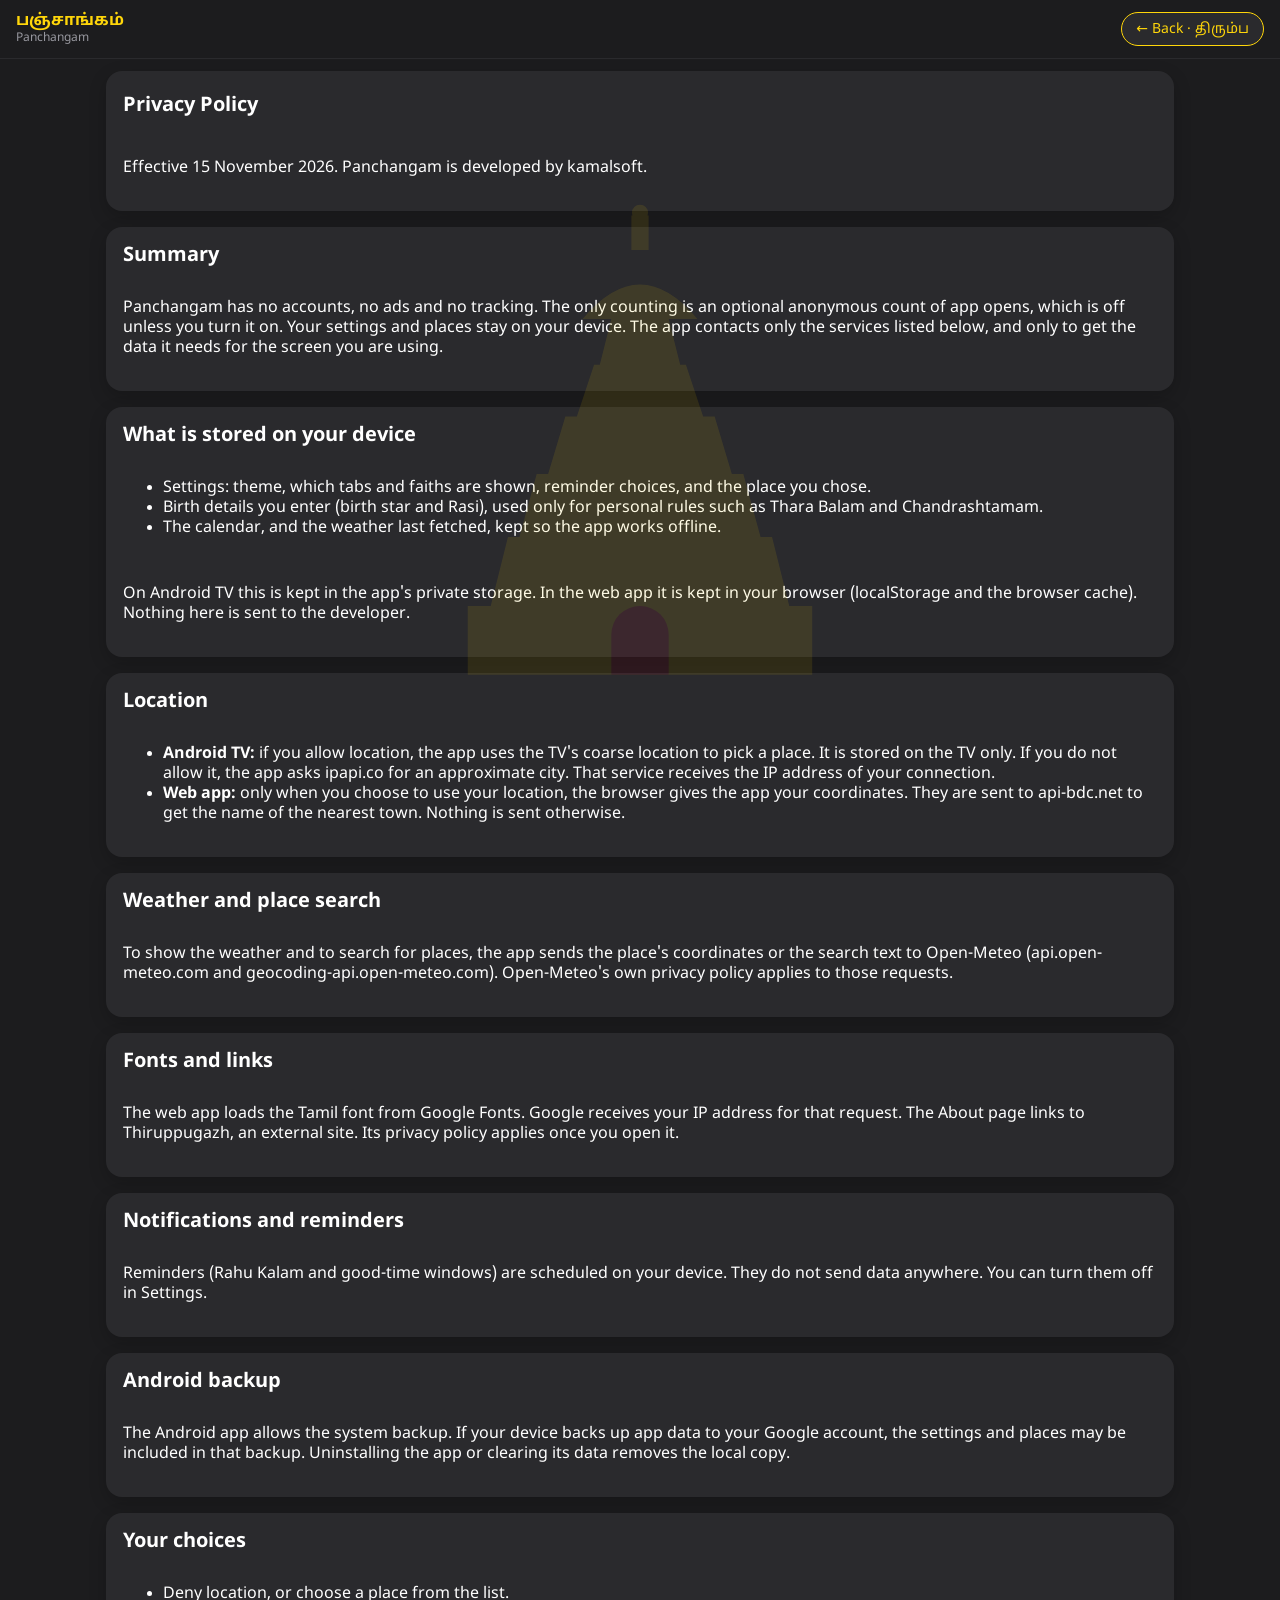
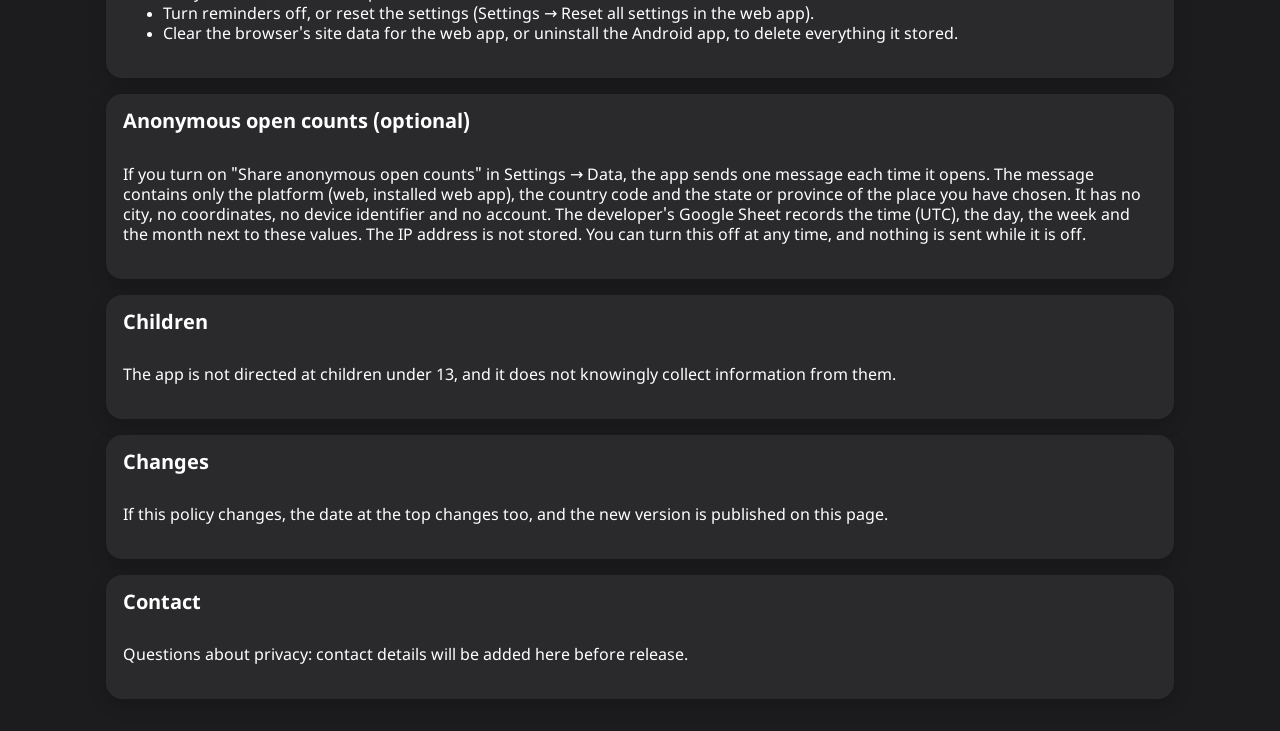
<file: web/src/main/resources/web/privacy.html>
<!doctype html>
<html lang="en">
<head>
  <meta charset="utf-8">
  <meta name="viewport" content="width=device-width, initial-scale=1, viewport-fit=cover">
  <title>Privacy Policy · Panchangam</title>
  <meta name="description" content="How Panchangam handles your data: what stays on your device and which services it contacts.">
  <meta name="theme-color" content="#1C1C1E">
  <meta name="color-scheme" content="dark light">
  <link rel="manifest" href="manifest.webmanifest">
  <link rel="icon" type="image/svg+xml" href="logo.svg">
  <link rel="preconnect" href="https://fonts.googleapis.com">
  <link rel="preconnect" href="https://fonts.gstatic.com" crossorigin>
  <link href="https://fonts.googleapis.com/css2?family=Noto+Sans+Tamil:wght@400;600;700&family=Noto+Sans+Telugu:wght@400;600;700&family=Noto+Sans+Malayalam:wght@400;600;700&family=Noto+Sans+Kannada:wght@400;600;700&family=Noto+Sans+Devanagari:wght@400;600;700&display=swap" rel="stylesheet">
  <link rel="stylesheet" href="style.css">
</head>
<body>
  <header class="top">
    <a class="brand" href="./" style="text-decoration:none">
      <span class="ta">பஞ்சாங்கம்</span>
      <span class="en">Panchangam</span>
    </a>
    <a class="pill on" href="./">← Back · திரும்ப</a>
  </header>

  <main class="layout">
    <section class="detail">
      <h1 class="page">Privacy Policy</h1>
                <p class="muted">Effective 15 November 2026. Panchangam is developed by kamalsoft.</p>
    </section>
    <section class="detail">
      <h2>Summary</h2>
      <p>Panchangam has no accounts, no ads and no tracking. The only counting is an optional anonymous count of app opens, which is off unless you turn it on. Your settings and places stay on your device.
                The app contacts only the services listed below, and only to get the data it needs for the screen you are using.</p>
    </section>
    <section class="detail">
      <h2>What is stored on your device</h2>
      <ul>
                  <li>Settings: theme, which tabs and faiths are shown, reminder choices, and the place you chose.</li>
                  <li>Birth details you enter (birth star and Rasi), used only for personal rules such as Thara Balam and Chandrashtamam.</li>
                  <li>The calendar, and the weather last fetched, kept so the app works offline.</li>
                </ul>
                <p>On Android TV this is kept in the app's private storage. In the web app it is kept in your browser (localStorage and
                the browser cache). Nothing here is sent to the developer.</p>
    </section>
    <section class="detail">
      <h2>Location</h2>
      <ul>
                  <li><b>Android TV:</b> if you allow location, the app uses the TV's coarse location to pick a place. It is stored on the TV only.
                  If you do not allow it, the app asks ipapi.co for an approximate city. That service receives the IP address of your connection.</li>
                  <li><b>Web app:</b> only when you choose to use your location, the browser gives the app your coordinates. They are sent to
                  api-bdc.net to get the name of the nearest town. Nothing is sent otherwise.</li>
                </ul>
    </section>
    <section class="detail">
      <h2>Weather and place search</h2>
      <p>To show the weather and to search for places, the app sends the place's coordinates or the search text to
                Open-Meteo (api.open-meteo.com and geocoding-api.open-meteo.com). Open-Meteo's own privacy policy applies to those requests.</p>
    </section>
    <section class="detail">
      <h2>Fonts and links</h2>
      <p>The web app loads the Tamil font from Google Fonts. Google receives your IP address for that request. The About page links
                to Thiruppugazh, an external site. Its privacy policy applies once you open it.</p>
    </section>
    <section class="detail">
      <h2>Notifications and reminders</h2>
      <p>Reminders (Rahu Kalam and good-time windows) are scheduled on your device. They do not send data anywhere.
                You can turn them off in Settings.</p>
    </section>
    <section class="detail">
      <h2>Android backup</h2>
      <p>The Android app allows the system backup. If your device backs up app data to your Google account, the settings and
                places may be included in that backup. Uninstalling the app or clearing its data removes the local copy.</p>
    </section>
    <section class="detail">
      <h2>Your choices</h2>
      <ul>
                  <li>Deny location, or choose a place from the list.</li>
                  <li>Turn reminders off, or reset the settings (Settings → Reset all settings in the web app).</li>
                  <li>Clear the browser's site data for the web app, or uninstall the Android app, to delete everything it stored.</li>
                </ul>
    </section>
    <section class="detail">
      <h2>Anonymous open counts (optional)</h2>
      <p>If you turn on "Share anonymous open counts" in Settings → Data, the app sends one message each time it opens. The message
      contains only the platform (web, installed web app), the country code and the state or province of the place you have chosen.
      It has no city, no coordinates, no device identifier and no account. The developer's Google Sheet records the time (UTC), the day,
      the week and the month next to these values. The IP address is not stored. You can turn this off at any time, and nothing is
      sent while it is off.</p>
    </section>
    <section class="detail">
      <h2>Children</h2>
      <p>The app is not directed at children under 13, and it does not knowingly collect information from them.</p>
    </section>
    <section class="detail">
      <h2>Changes</h2>
      <p>If this policy changes, the date at the top changes too, and the new version is published on this page.</p>
    </section>
    <section class="detail">
      <h2>Contact</h2>
      <p>Questions about privacy: contact details will be added here before release.</p>
    </section>
  </main>
</body>
</html>
</file>
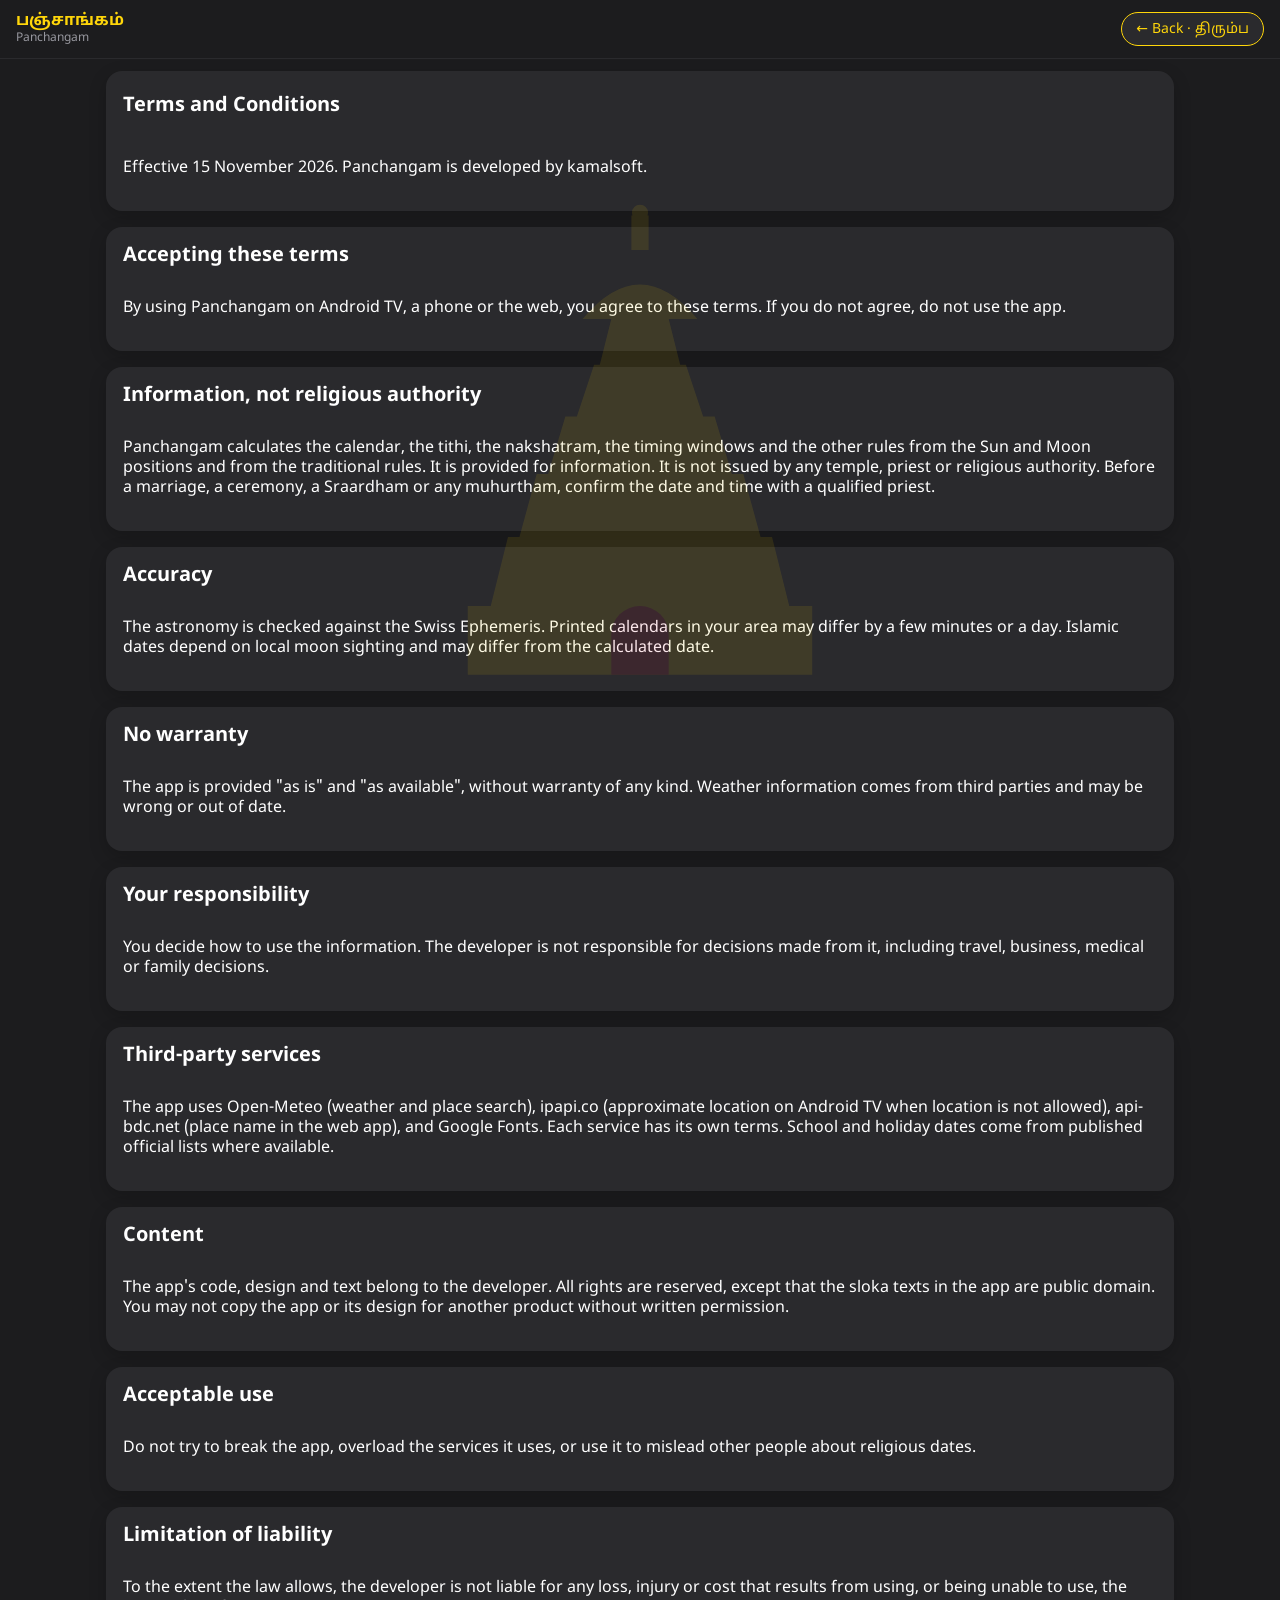
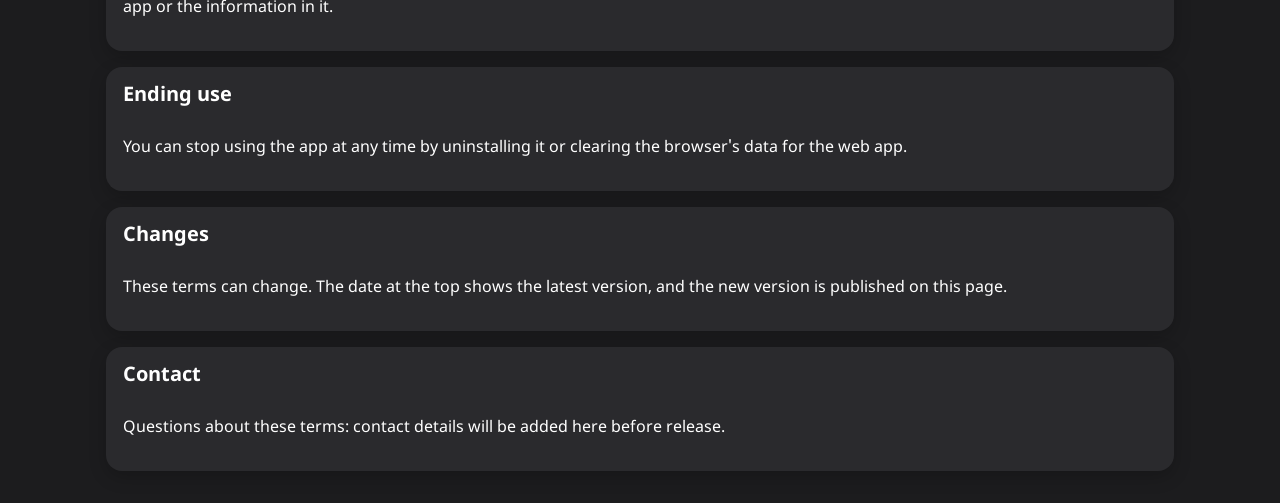
<file: web/src/main/resources/web/terms.html>
<!doctype html>
<html lang="en">
<head>
  <meta charset="utf-8">
  <meta name="viewport" content="width=device-width, initial-scale=1, viewport-fit=cover">
  <title>Terms and Conditions · Panchangam</title>
  <meta name="description" content="Terms for using Panchangam on Android TV, phones and the web.">
  <meta name="theme-color" content="#1C1C1E">
  <meta name="color-scheme" content="dark light">
  <link rel="manifest" href="manifest.webmanifest">
  <link rel="icon" type="image/svg+xml" href="logo.svg">
  <link rel="preconnect" href="https://fonts.googleapis.com">
  <link rel="preconnect" href="https://fonts.gstatic.com" crossorigin>
  <link href="https://fonts.googleapis.com/css2?family=Noto+Sans+Tamil:wght@400;600;700&family=Noto+Sans+Telugu:wght@400;600;700&family=Noto+Sans+Malayalam:wght@400;600;700&family=Noto+Sans+Kannada:wght@400;600;700&family=Noto+Sans+Devanagari:wght@400;600;700&display=swap" rel="stylesheet">
  <link rel="stylesheet" href="style.css">
</head>
<body>
  <header class="top">
    <a class="brand" href="./" style="text-decoration:none">
      <span class="ta">பஞ்சாங்கம்</span>
      <span class="en">Panchangam</span>
    </a>
    <a class="pill on" href="./">← Back · திரும்ப</a>
  </header>

  <main class="layout">
    <section class="detail">
      <h1 class="page">Terms and Conditions</h1>
                <p class="muted">Effective 15 November 2026. Panchangam is developed by kamalsoft.</p>
    </section>
    <section class="detail">
      <h2>Accepting these terms</h2>
      <p>By using Panchangam on Android TV, a phone or the web, you agree to these terms. If you do not agree, do not use the app.</p>
    </section>
    <section class="detail">
      <h2>Information, not religious authority</h2>
      <p>Panchangam calculates the calendar, the tithi, the nakshatram, the timing windows and the other rules from the Sun and Moon
                positions and from the traditional rules. It is provided for information. It is not issued by any temple, priest or religious
                authority. Before a marriage, a ceremony, a Sraardham or any muhurtham, confirm the date and time with a qualified priest.</p>
    </section>
    <section class="detail">
      <h2>Accuracy</h2>
      <p>The astronomy is checked against the Swiss Ephemeris. Printed calendars in your area may differ by a few minutes or a day.
                Islamic dates depend on local moon sighting and may differ from the calculated date.</p>
    </section>
    <section class="detail">
      <h2>No warranty</h2>
      <p>The app is provided "as is" and "as available", without warranty of any kind. Weather information comes from third parties
                and may be wrong or out of date.</p>
    </section>
    <section class="detail">
      <h2>Your responsibility</h2>
      <p>You decide how to use the information. The developer is not responsible for decisions made from it, including travel,
                business, medical or family decisions.</p>
    </section>
    <section class="detail">
      <h2>Third-party services</h2>
      <p>The app uses Open-Meteo (weather and place search), ipapi.co (approximate location on Android TV when location is not
                allowed), api-bdc.net (place name in the web app), and Google Fonts. Each service has its own terms. School and holiday dates
                come from published official lists where available.</p>
    </section>
    <section class="detail">
      <h2>Content</h2>
      <p>The app's code, design and text belong to the developer. All rights are reserved, except that the sloka texts in the app
                are public domain. You may not copy the app or its design for another product without written permission.</p>
    </section>
    <section class="detail">
      <h2>Acceptable use</h2>
      <p>Do not try to break the app, overload the services it uses, or use it to mislead other people about religious dates.</p>
    </section>
    <section class="detail">
      <h2>Limitation of liability</h2>
      <p>To the extent the law allows, the developer is not liable for any loss, injury or cost that results from using, or being unable
                to use, the app or the information in it.</p>
    </section>
    <section class="detail">
      <h2>Ending use</h2>
      <p>You can stop using the app at any time by uninstalling it or clearing the browser's data for the web app.</p>
    </section>
    <section class="detail">
      <h2>Changes</h2>
      <p>These terms can change. The date at the top shows the latest version, and the new version is published on this page.</p>
    </section>
    <section class="detail">
      <h2>Contact</h2>
      <p>Questions about these terms: contact details will be added here before release.</p>
    </section>
  </main>
</body>
</html>
</file>
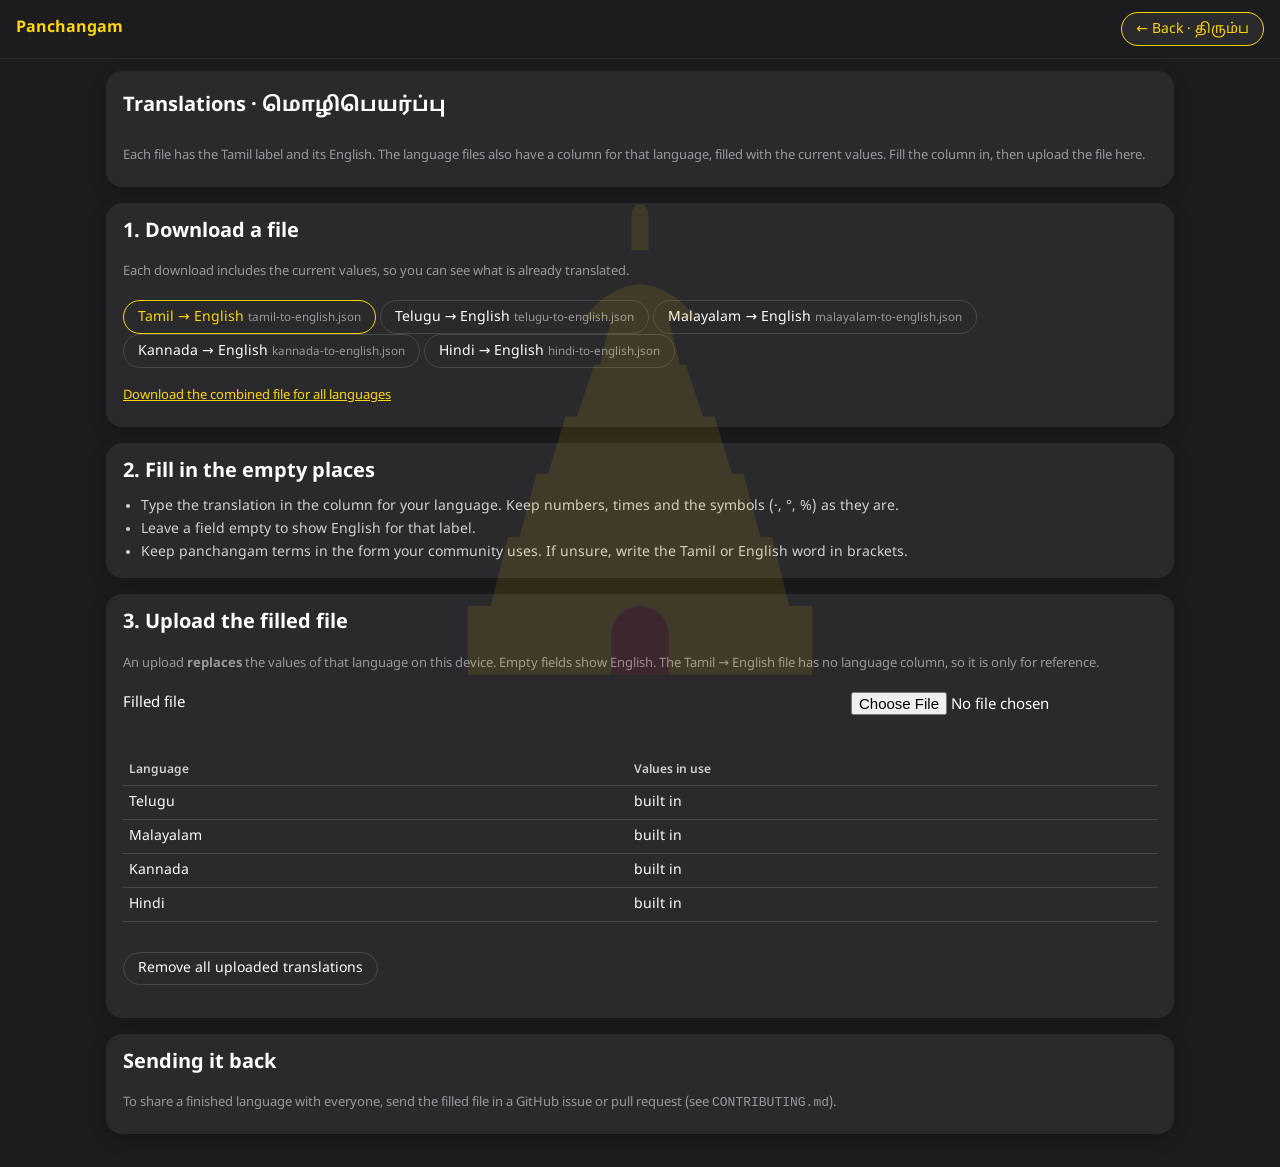
<file: web/src/main/resources/web/translate.html>
<!doctype html>
<html lang="en">
<head>
  <meta charset="utf-8">
  <meta name="viewport" content="width=device-width, initial-scale=1, viewport-fit=cover">
  <title>Translations · Panchangam</title>
  <meta name="description" content="Translate Panchangam into Telugu, Malayalam, Kannada and Hindi with one file.">
  <meta name="theme-color" content="#1C1C1E">
  <meta name="color-scheme" content="dark light">
  <link rel="manifest" href="manifest.webmanifest">
  <link rel="icon" type="image/svg+xml" href="logo.svg">
  <link rel="preconnect" href="https://fonts.googleapis.com">
  <link rel="preconnect" href="https://fonts.gstatic.com" crossorigin>
  <link href="https://fonts.googleapis.com/css2?family=Noto+Sans+Tamil:wght@400;600;700&family=Noto+Sans+Telugu:wght@400;600;700&family=Noto+Sans+Malayalam:wght@400;600;700&family=Noto+Sans+Kannada:wght@400;600;700&family=Noto+Sans+Devanagari:wght@400;600;700&display=swap" rel="stylesheet">
  <link rel="stylesheet" href="style.css">
</head>
<body>
  <header class="top">
    <a class="brand" href="./" style="text-decoration:none">
      <span class="ta">Panchangam</span>
    </a>
    <a class="pill on" href="./">← Back · திரும்ப</a>
  </header>

  <main class="layout">
    <section class="detail">
      <h1 class="page">Translations · மொழிபெயர்ப்பு</h1>
      <p class="small">Each file has the Tamil label and its English. The language files also have a column for that language, filled with the current values. Fill the column in, then upload the file here.</p>
    </section>

    <section class="detail">
      <h2>1. Download a file</h2>
      <p class="small">Each download includes the current values, so you can see what is already translated.</p>
      <div class="file-list">
        <button class="pill on" data-file="none">Tamil → English <small>tamil-to-english.json</small></button>
        <button class="pill" data-file="te">Telugu → English <small>telugu-to-english.json</small></button>
        <button class="pill" data-file="ml">Malayalam → English <small>malayalam-to-english.json</small></button>
        <button class="pill" data-file="kn">Kannada → English <small>kannada-to-english.json</small></button>
        <button class="pill" data-file="hi">Hindi → English <small>hindi-to-english.json</small></button>
      </div>
      <p class="small"><a href="i18n/template.json" download="panchangam-translations.json">Download the combined file for all languages</a></p>
    </section>

    <section class="detail">
      <h2>2. Fill in the empty places</h2>
      <ul class="formula">
        <li>Type the translation in the column for your language. Keep numbers, times and the symbols (·, °, %) as they are.</li>
        <li>Leave a field empty to show English for that label.</li>
        <li>Keep panchangam terms in the form your community uses. If unsure, write the Tamil or English word in brackets.</li>
      </ul>
    </section>

    <section class="detail">
      <h2>3. Upload the filled file</h2>
      <p class="small">An upload <b>replaces</b> the values of that language on this device. Empty fields show English. The Tamil → English file has no language column, so it is only for reference.</p>
      <label class="field">Filled file <input type="file" id="upload" accept=".json,application/json"></label>
      <p class="small error" id="error" hidden></p>
      <p class="small" id="result"></p>
      <div id="status"></div>
      <p><button class="pill" id="clear" type="button">Remove all uploaded translations</button></p>
    </section>

    <section class="detail">
      <h2>Sending it back</h2>
      <p class="small">To share a finished language with everyone, send the filled file in a GitHub issue or pull request (see <code>CONTRIBUTING.md</code>).</p>
    </section>
  </main>

  <script type="module">
    import { UPLOAD_KEY, uploadedTranslations } from './app/i18n.js';
    const LANGS = { te: 'Telugu', ml: 'Malayalam', kn: 'Kannada', hi: 'Hindi' };
    const $ = (id) => document.getElementById(id);
    const esc = (s) => String(s ?? '').replace(/[&<>"']/g, (c) => `&#${c.charCodeAt(0)};`);

    const template = () => fetch('i18n/template.json').then((r) => (r.ok ? r.json() : { entries: [] })).catch(() => ({ entries: [] }));
    const saveUploads = (all) => { try { localStorage.setItem(UPLOAD_KEY, JSON.stringify(all)); return true; } catch (e) { return false; } };

    // The value of a label in a language: the uploaded one if that language was uploaded, else the built-in one.
    function valueOf(entry, code, uploads) {
      return uploads[code] ? (uploads[code][entry.ta] || '') : (entry[code] || '');
    }

    async function download(code) {
      const t = await template();
      const uploads = uploadedTranslations();
      const entries = (t.entries || []).map((e) => (code === 'none' ? { ta: e.ta, en: e.en } : { ta: e.ta, en: e.en, [code]: valueOf(e, code, uploads) }));
      const name = code === 'none' ? 'tamil-to-english' : `${LANGS[code].toLowerCase()}-to-english`;
      const payload = { format: 'panchangam-translations-v1', code: code === 'none' ? null : code, language: code === 'none' ? 'Tamil' : LANGS[code], entries };
      const blob = new Blob([JSON.stringify(payload, null, 1) + '\n'], { type: 'application/json' });
      const a = document.createElement('a'); a.href = URL.createObjectURL(blob); a.download = `${name}.json`; a.click();
    }
    document.querySelectorAll('[data-file]').forEach((b) => b.addEventListener('click', () => download(b.dataset.file)));

    function status(total) {
      const uploads = uploadedTranslations();
      const rows = Object.entries(LANGS).map(([code, name]) => {
        const count = uploads[code] ? Object.keys(uploads[code]).length : null;
        return `<tr><td>${esc(name)}</td><td>${count === null ? 'built in' : `uploaded: ${count} of ${total}`}</td></tr>`;
      }).join('');
      $('status').innerHTML = `<table class="simple-table"><thead><tr><th>Language</th><th>Values in use</th></tr></thead><tbody>${rows}</tbody></table>`;
    }

    function fail(message) {
      $('error').textContent = message;
      $('error').hidden = false;
      $('result').textContent = '';
    }

    $('upload').addEventListener('change', async (e) => {
      const file = e.target.files[0];
      if (!file) return;
      $('error').hidden = true;
      let data;
      try { data = JSON.parse(await file.text()); } catch (err) { return fail('This file is not valid JSON.'); }
      if (!data || !Array.isArray(data.entries)) return fail('This file has no "entries" list. Use one of the files from this page.');
      if (data.entries.some((x) => typeof x.ta !== 'string' || !x.ta)) return fail('Some entries have no Tamil key ("ta"). Keep that field as it is.');
      const codes = Object.keys(LANGS).filter((code) => data.entries.some((x) => Object.prototype.hasOwnProperty.call(x, code)));
      if (!codes.length) return fail('This is the Tamil → English file, which has no language column. Upload a language file instead.');
      const all = uploadedTranslations();
      const report = [];
      for (const code of codes) {
        const map = {};
        for (const x of data.entries) if (typeof x[code] === 'string' && x[code].trim()) map[x.ta] = x[code].trim();
        all[code] = map; // replaces this language entirely
        report.push(`${LANGS[code]}: ${Object.keys(map).length} values`);
      }
      if (!saveUploads(all)) return fail('The file is too large to keep on this device.');
      $('result').textContent = `Replaced ${report.join(', ')}. Open the app to see the new values.`;
      status(data.entries.length);
    });

    $('clear').addEventListener('click', () => {
      try { localStorage.removeItem(UPLOAD_KEY); } catch (err) { /* nothing stored */ }
      $('result').textContent = 'Uploaded translations removed. The built-in values are used again.';
      template().then((t) => status((t.entries || []).length));
    });

    template().then((t) => status((t.entries || []).length));
  </script>
</body>
</html>
</file>
<file: web/src/main/resources/web/style.css>
/* Colours are set at runtime from the chosen theme (engine/content.js → app.js applyTheme). Defaults = Graphite. */
:root {
  --card-bg: var(--surface); --card-border: transparent; --card-shadow: 0 6px 18px #0003; --card-blur: none; --card-radius: 16px;
  --bg: #1C1C1E; --bg-deep: #000000; --bg-mid: #0E0E10;
  --surface: #2A2A2D; --surface-hi: #48484A; --surface-sel: #333336;
  --accent: #FFD60A; --accent-soft: #FFE066;
  --alert: #FF453A; --alert-soft: #FF6961; --amber: #FF9F0A;
  --text: #FFFFFF; --muted: #D1D1D6; --dim: #98989F;
}

* { box-sizing: border-box; }
html, body { margin: 0; background: var(--bg); color: var(--text); }
body { background: var(--bg-grad, var(--bg)) fixed; }
/* Background temple: a faint picture behind the page, sized to the screen. */
:root { --wm-image: url("watermark.svg"); --wm-opacity: .1; }
body::before { content: ""; position: fixed; inset: 0; z-index: 0; pointer-events: none; background: var(--wm-image) center 42% / min(72vmin, 620px) no-repeat; opacity: var(--wm-opacity); }
.top, #tabs, #view { position: relative; z-index: 1; }
body {
  font-family: "Noto Sans Tamil", "Noto Sans Telugu", "Noto Sans Malayalam", "Noto Sans Kannada", "Noto Sans Devanagari", system-ui, -apple-system, sans-serif;
  min-height: 100vh;
  padding: env(safe-area-inset-top) env(safe-area-inset-right) env(safe-area-inset-bottom) env(safe-area-inset-left);
  -webkit-text-size-adjust: 100%;
}
button, select, input { font: inherit; color: inherit; }
a { color: var(--accent); }
small { color: var(--dim); }
.small { font-size: 13px; color: var(--dim); margin: 6px 0; }
.error { color: var(--alert); }
.page { margin: 6px 0 10px; font-size: 20px; }
.pre { white-space: pre-line; margin: 4px 0 10px; font-size: 14px; }
.alert-text { color: var(--alert); }
.good { color: var(--accent); }
.bad { color: var(--alert); }
.mixed { color: var(--amber); }

/* ---- header and tabs */
.top { display: flex; align-items: center; justify-content: space-between; gap: 12px; padding: 12px 16px; border-bottom: 1px solid var(--surface); }
.brand { display: flex; flex-direction: column; line-height: 1.2; min-width: 0; }
.brand .ta { font-size: 16px; font-weight: 700; color: var(--accent); white-space: nowrap; }
.brand .en { font-size: 12px; color: var(--dim); }
.place-chip {
  background: var(--surface); border: 1px solid var(--surface-hi); border-radius: 999px;
  padding: 8px 14px; max-width: 55%; overflow: hidden; text-overflow: ellipsis; white-space: nowrap; cursor: pointer;
}
.tabs { display: flex; gap: 8px; overflow-x: auto; padding: 10px 16px; scrollbar-width: none; border-bottom: 1px solid var(--surface); }
.tabs::-webkit-scrollbar { display: none; }
.tab {
  flex: none; background: transparent; border: 1px solid var(--surface-hi); border-radius: 12px; padding: 6px 12px;
  cursor: pointer; font-size: 14px; line-height: 1.2; text-align: center;
}
.tab small { display: block; font-size: 10px; }
.tab.on { border-color: var(--accent); color: var(--accent); }

/* ---- layout */
.layout { display: grid; grid-template-columns: minmax(0, 1fr); gap: 16px; padding: 12px 16px 32px; max-width: 1100px; margin: 0 auto; }
.layout > * { min-width: 0; }

.bar { display: flex; align-items: center; justify-content: space-between; gap: 8px; }
.bar h1 { margin: 0; font-size: 18px; font-weight: 700; text-align: center; flex: 1; }
.nav {
  width: 44px; height: 44px; border-radius: 12px; border: 1px solid var(--surface-hi);
  background: var(--surface); font-size: 24px; line-height: 1; cursor: pointer;
}
.today {
  margin: 10px 0; padding: 8px 14px; border-radius: 999px; border: 1px solid var(--accent);
  background: transparent; color: var(--accent); cursor: pointer; font-size: 14px;
}
.row { display: flex; align-items: center; gap: 8px; margin: 6px 0; }
.row.wrap { flex-wrap: wrap; }
.pill {
  background: var(--surface); border: 1px solid var(--surface-hi); border-radius: 999px; padding: 7px 14px;
  cursor: pointer; font-size: 14px;
}
.pill.on { border-color: var(--accent); color: var(--accent); }

/* ---- month grid */
.weekdays, .grid { display: grid; grid-template-columns: repeat(7, minmax(0, 1fr)); gap: 4px; }
.weekdays { text-align: center; margin-bottom: 4px; }
.weekdays div { display: flex; flex-direction: column; font-size: 12px; color: var(--muted); }
.weekdays small { font-size: 10px; color: var(--dim); }
.weekdays .sun { color: var(--alert-soft); }
.month-sub { margin: 2px 0 10px; font-size: 13px; color: var(--muted); text-align: center; }

/* ---- Month: wall-calendar page view, and the page turn when the month changes */
.month-wrap.page { max-width: 900px; margin: 0 auto; position: relative; background: var(--surface); border-radius: var(--card-radius); padding: 22px 16px 16px; box-shadow: var(--card-shadow); }
.month-wrap.page::before { content: ''; position: absolute; top: -7px; left: 14%; right: 14%; height: 14px; background: radial-gradient(circle, var(--dim) 3px, transparent 3.5px) 0 0 / 22px 14px repeat-x; }
.month-wrap.page .bar h1 { font-size: clamp(18px, 4vw, 26px); }
.month-wrap.flip-next { animation: flip-next .45s ease-out; transform-origin: left center; }
.month-wrap.flip-prev { animation: flip-prev .45s ease-out; transform-origin: right center; }
@keyframes flip-next { from { transform: perspective(1200px) rotateY(-16deg); opacity: .3; } to { transform: none; opacity: 1; } }
@keyframes flip-prev { from { transform: perspective(1200px) rotateY(16deg); opacity: .3; } to { transform: none; opacity: 1; } }
@media (prefers-reduced-motion: reduce) { .month-wrap.flip-next, .month-wrap.flip-prev { animation: none; } }
.cell {
  min-height: 84px; padding: 6px 4px; border-radius: 10px; border: 1px solid transparent;
  background: var(--surface); display: flex; flex-direction: column; align-items: center; gap: 2px; cursor: pointer; touch-action: manipulation;
}
.cell .top { display: flex; align-items: center; justify-content: space-between; gap: 4px; width: 100%; min-width: 0; }
.cell .g { font-size: 16px; font-weight: 600; }
.cell .ico-row { display: flex; flex: none; gap: 2px; align-items: center; }
.cell .ico-i { display: inline-flex; width: 16px; height: 16px; }
.cell .ico-i svg { width: 100%; height: 100%; display: block; }
/* Narrow cells (phones): the symbols drop to their own line under the date. */
.cell { container-type: inline-size; }
@container (max-width: 96px) {
  .cell .top { flex-wrap: wrap; justify-content: center; }
  .cell .ico-row { flex-basis: 100%; justify-content: center; order: 1; }
  .cell .ico-i { width: 11px; height: 11px; }
}
.cell .t { font-size: 11px; color: var(--dim); }
.cell .tm { font-size: 10px; color: var(--accent); white-space: nowrap; overflow: hidden; text-overflow: ellipsis; min-width: 0; }
.cell .evs { display: flex; flex-direction: column; align-items: center; width: 100%; min-width: 0; margin-top: auto; }
.cell .ev { font-size: 11px; line-height: 1.25; color: var(--accent-soft); max-width: 100%; overflow: hidden; text-overflow: ellipsis; white-space: nowrap; }
.cell .ev.alert { color: var(--alert-soft); }
.cell .ev.muted { color: var(--muted); }
.cell.other { opacity: 0.4; }
.cell.sun .g, .cell.holiday .g { color: var(--alert-soft); }
.cell.today { border-color: var(--accent); }
.cell.today .g { background: var(--accent); color: var(--bg-deep); border-radius: 6px; padding: 0 5px; }
.cell.selected { background: var(--surface-hi); }

/* ---- detail cards */
.detail { background: var(--surface); border-radius: 16px; padding: 16px; display: flex; flex-direction: column; gap: 14px; }
.detail h2 { margin: 0; font-size: 20px; }
.detail h3 { margin: 0 0 6px; font-size: 13px; color: var(--muted); text-transform: uppercase; letter-spacing: .04em; }
.ta-date { margin: 2px 0 0; color: var(--accent); font-size: 15px; }
.chips { list-style: none; margin: 0; padding: 0; display: flex; flex-wrap: wrap; gap: 6px; }
.chip { font-size: 13px; padding: 4px 10px; border-radius: 999px; background: var(--surface-hi); }
.chip.holiday { background: var(--alert); color: #FFFFFF; }
.facts { margin: 0; display: grid; grid-template-columns: 1fr 1fr; gap: 10px; }
.facts div { background: var(--bg); border-radius: 10px; padding: 8px 10px; min-width: 0; overflow-wrap: anywhere; }
.facts dt { font-size: 12px; color: var(--dim); }
.facts dd { margin: 2px 0 0; font-size: 14px; }
.timings { list-style: none; margin: 0; padding: 0; display: flex; flex-direction: column; gap: 6px; }
.timings li { display: flex; justify-content: space-between; gap: 8px; font-size: 14px; }
.timings li span { min-width: 0; overflow-wrap: anywhere; }
.timings time { color: var(--muted); white-space: nowrap; }
/* Each window is a tile: a coloured edge and a faint tint in its kind's colour. */
.timings li { padding: 9px 12px; border-radius: 10px; border-left: 4px solid currentColor; background: var(--bg); align-items: center; }
.timings li.good { background: color-mix(in srgb, var(--accent) 12%, var(--bg)); }
.timings li.bad { background: color-mix(in srgb, var(--alert) 12%, var(--bg)); }
.timings li.mixed { background: color-mix(in srgb, var(--amber) 12%, var(--bg)); }
.timings li span { font-weight: 600; }
.timings time { font-size: 13px; font-variant-numeric: tabular-nums; }
/* Timing cards: a grid so the whole day's windows show without scrolling. */
.today-grid .timings.cards { display: grid; grid-template-columns: repeat(2, minmax(0, 1fr)); gap: 8px; }
.timings.cards li { flex-direction: column; justify-content: flex-start; align-items: flex-start; gap: 2px; }
.timings.cards li span { font-size: 15px; }
.grp { margin: 10px 0 4px; font-size: 12px; color: var(--muted); letter-spacing: .04em; }
.grp:first-of-type { margin-top: 0; }
.today-split { display: grid; gap: 14px; }
@media (min-width: 700px) {
  .today-grid .timings.cards { grid-template-columns: repeat(4, minmax(0, 1fr)); }
  .today-split { grid-template-columns: minmax(0, 1fr) minmax(0, 1fr); }
}
.chandra { padding: 10px 12px; border-radius: 10px; background: color-mix(in srgb, var(--amber) 14%, var(--bg)); }
.warn { margin: 0; font-size: 14px; color: var(--amber); }
.small-detail { margin-top: 12px; }

/* ---- sloka */

/* ---- weather, with animated scenes */
.weather { position: relative; overflow: hidden; border-radius: 16px; padding: 16px; background: linear-gradient(160deg, var(--surface), var(--bg-mid)); }
.weather h3 { margin: 12px 0 6px; font-size: 13px; color: var(--muted); }
.scene-rain { background: linear-gradient(160deg, #1d2a3a, var(--bg-mid)); }
.scene-storm { background: linear-gradient(160deg, #1a1a2e, #2b1d3f); }
.scene-snow { background: linear-gradient(160deg, #39516b, var(--bg-mid)); }
.scene-fog { background: linear-gradient(160deg, #3b3f46, var(--bg-mid)); }
.scene-sun { background: linear-gradient(160deg, #5a4a12, var(--bg-mid)); }
.scene-stars { background: linear-gradient(160deg, #0b1030, #000); }
.particles { position: absolute; inset: 0; pointer-events: none; }
.particles i { position: absolute; top: -10%; width: 8px; height: 8px; border-radius: 50%; opacity: .7; animation: fall 9s linear infinite; }
.particles.autumn i { background: var(--amber); border-radius: 0 60% 0 60%; }
.particles.spring i { background: #f7b6c9; }
.particles.winter i { background: #ffffff; width: 5px; height: 5px; box-shadow: 0 0 6px #fff; }
@keyframes fall { from { transform: translateY(0) rotate(0); } to { transform: translateY(260px) rotate(360deg); } }
.weather:not(.animated) .particles { display: none; }

/* ---- rasi: the APK's 4×4 chart. Each tile is tinted by its outlook; the centre summarises the sky. */
.rasi-grid {
  display: grid; grid-template-columns: repeat(4, minmax(0, 1fr)); grid-template-rows: repeat(4, minmax(0, 1fr));
  gap: 8px; width: 100%; max-width: min(100%, 820px); aspect-ratio: 1; margin: 0 auto;
}
/* Wide screens have room: bigger tiles, larger type in the cards, and a wider modal. */
@media (min-width: 700px) {
  .rasi-tile b { font-size: 18px; }
  .rasi-tile small { font-size: 13px; }
  .rasi-tile i { font-size: 15px; }
  .rasi-tile .planets { font-size: 17px; }
  .rasi-centre { font-size: 16px; gap: 6px; padding: 14px; }
  .rasi-centre h3 { font-size: 22px; }
  .rasi-centre small { font-size: 13px; }
  .rasi-card { width: min(820px, 100%); padding: 26px; gap: 14px; }
  .rasi-card .bar h2 { font-size: 26px; }
  .rasi-card .pre { font-size: 17px; line-height: 1.6; }
  .rasi-card .chip { font-size: 15px; }
}
@media (min-width: 700px) and (min-height: 700px) {
  .rasi-grid { max-width: min(100%, 900px); }
}
.rasi-tile {
  background: color-mix(in srgb, var(--tint) 22%, var(--surface)); border: 1px solid var(--surface-hi); border-radius: 12px;
  padding: 6px 4px; display: flex; flex-direction: column; align-items: center; justify-content: center; gap: 6px; cursor: pointer; min-width: 0;
}
.rasi-tile b { color: var(--tint); font-size: 13px; line-height: 1.2; text-align: center; }
.rasi-tile small { font-size: 10px; color: var(--dim); }
.rasi-tile i { font-style: normal; font-size: 11px; color: var(--text); }
.rasi-tile .planets { font-size: 12px; font-weight: 700; color: var(--accent-soft); min-height: 1em; }
.rasi-tile small { color: var(--muted); }
.rasi-centre {
  border: 1px solid var(--surface-hi); border-radius: 14px; padding: 6px; display: flex; flex-direction: column;
  align-items: center; justify-content: center; text-align: center; gap: 2px; font-size: 11px; min-width: 0; overflow: hidden;
}
.rasi-centre h3 { margin: 0; color: var(--accent); font-size: 14px; text-transform: none; letter-spacing: 0; }
.rasi-centre small { font-size: 9px; }
.rasi-centre p { margin: 0; }
.rasi-modal {
  position: fixed; inset: 0; z-index: 55; background: #000a; display: flex; align-items: center; justify-content: center; padding: 16px;
}
.rasi-card {
  background: var(--surface); border-radius: 18px; padding: 18px; width: min(560px, 100%); max-height: 90vh; overflow: auto;
  display: flex; flex-direction: column; gap: 10px;
}
.rasi-card .bar h2 { margin: 0; font-size: 20px; color: var(--accent); }
.rasi-card .chip { flex: none; }
.rasi-card .nav { width: 36px; height: 36px; font-size: 16px; }
.center { text-align: center; }
.chip.good { background: var(--accent); color: var(--bg-deep); }
.chip.caution { background: var(--amber); color: var(--bg-deep); }
.chip.neutral { background: var(--surface-hi); }
.chip.caution { background: var(--amber); color: var(--bg-deep); }
.chip.chandrashtamam { background: var(--alert); color: #FFFFFF; }
.bad { color: var(--alert); }

/* ---- lists */
.events { list-style: none; margin: 0; padding: 0; display: flex; flex-direction: column; gap: 8px; }
.event { display: grid; grid-template-columns: 96px minmax(0, 1fr); gap: 10px; background: var(--surface); border-radius: 12px; padding: 10px 12px; }
.event time { color: var(--dim); font-size: 13px; }
.event.holiday time, .event.holiday span { color: var(--alert); }
.event span b { font-weight: 600; }
.search { display: flex; gap: 8px; margin: 8px 0; }
.search input { flex: 1; min-width: 0; background: var(--surface); border: 1px solid var(--surface-hi); border-radius: 12px; padding: 10px 12px; }
.results { list-style: none; margin: 0; padding: 0; display: flex; flex-direction: column; gap: 6px; }
.result { width: 100%; text-align: left; background: var(--surface); border: 1px solid var(--surface-hi); border-radius: 12px; padding: 10px 12px; cursor: pointer; display: flex; flex-direction: column; }
.theme-grid { display: grid; grid-template-columns: repeat(auto-fill, minmax(150px, 1fr)); gap: 10px; }
.theme-card { border-radius: 14px; padding: 14px; border: 2px solid transparent; text-align: left; cursor: pointer; display: flex; flex-direction: column; gap: 8px; }
.theme-card.on { border-color: var(--accent); }
.swatch { display: inline-block; width: 22px; height: 22px; border-radius: 50%; margin-right: 4px; }

/* ---- settings */
.group { background: var(--surface); border-radius: 16px; padding: 14px 16px; display: flex; flex-direction: column; gap: 10px; }
.group h3 { margin: 0; font-size: 14px; color: var(--muted); }
.toggle { display: flex; align-items: center; gap: 10px; font-size: 15px; }
.toggle input { width: 20px; height: 20px; accent-color: var(--accent); }
.field { display: flex; justify-content: space-between; align-items: center; gap: 10px; font-size: 15px; }
.field select { background: var(--bg); border: 1px solid var(--surface-hi); border-radius: 8px; padding: 6px 8px; max-width: 60%; }

/* ---- ambient clock */
.ambient {
  position: fixed; inset: 0; z-index: 50; overflow: hidden; background: radial-gradient(ellipse at 50% 30%, var(--bg-mid), var(--bg-deep));
  display: flex; align-items: center; justify-content: center; text-align: center; cursor: pointer;
}
.ambient[hidden] { display: none; }
.ambient.day { background: linear-gradient(180deg, #5BA8E0 0%, #CDE9FF 60%, #FFE8B0 100%); color: #15202B; }
.ambient.dusk { background: linear-gradient(180deg, #2E2A5C 0%, #B0457A 55%, #FF9A6B 100%); }
.ambient.night { background: linear-gradient(180deg, #05060F 0%, #0C1433 60%, #1B2350 100%); }
.ambient.day .amb-clock, .ambient.day .amb-date, .ambient.day .amb-line, .ambient.day .amb-tap { color: #15202B; }
.ambient .sky { position: absolute; inset: 0; pointer-events: none; }
.ambient .star { position: absolute; width: 3px; height: 3px; border-radius: 50%; background: #fff; animation: twinkle 4s ease-in-out infinite; }
.ambient .lamp { position: absolute; width: 10px; height: 10px; border-radius: 50%; background: #FFD60A; box-shadow: 0 0 18px 6px #FFB00060; animation: glow 7s ease-in-out infinite; }
@keyframes twinkle { 50% { opacity: .25; } }
@keyframes glow { 50% { opacity: .45; transform: translateY(-14px); } }
.amb-weather { font-size: 3.2vmin; }
.amb-inner { display: flex; flex-direction: column; gap: 10px; padding: 24px; }
.amb-clock { font-size: 15vmin; font-weight: 200; color: var(--accent); line-height: 1; }
.amb-date { font-size: 4vmin; color: var(--text); }
.amb-line { font-size: 3vmin; color: var(--muted); }
.amb-tap { font-size: 2.2vmin; color: var(--dim); margin-top: 16px; }
.ambient .amb-inner { animation: drift 40s ease-in-out infinite alternate; }
@keyframes drift { from { transform: translate(-6px, -4px); } to { transform: translate(6px, 4px); } }

/* ---- banner, disclaimer */
.banner {
  position: fixed; left: 12px; right: 12px; bottom: calc(12px + env(safe-area-inset-bottom)); z-index: 40;
  background: var(--surface-hi); color: var(--text); border-radius: 14px; padding: 12px 14px; box-shadow: 0 6px 24px #0008;
}
.banner[hidden] { display: none; }
.disclaimer { position: fixed; inset: 0; z-index: 60; background: #000a; display: flex; align-items: center; justify-content: center; padding: 16px; }
.disclaimer[hidden] { display: none; }
.disclaimer-card { background: var(--surface); border-radius: 18px; padding: 20px; max-width: 480px; display: flex; flex-direction: column; gap: 10px; }
.disclaimer-card h2 { margin: 0; font-size: 18px; }
.disclaimer-card .pill { align-self: flex-end; }

/* ---- phone-width guard: long Tamil labels must not widen the page */
@media (max-width: 480px) {
  .facts { grid-template-columns: 1fr; }
  .event { grid-template-columns: 80px minmax(0, 1fr); }
}

/* ---- skins: how the cards are drawn. Colours come from the theme; these only change the card style. */
.detail, .group, .event, .weather, .rasi-card, .rasi-centre, .disclaimer-card {
  background: var(--card-bg); border: 1px solid var(--card-border); box-shadow: var(--card-shadow);
  -webkit-backdrop-filter: var(--card-blur); backdrop-filter: var(--card-blur); border-radius: var(--card-radius);
}
[data-skin="GLASS"] { --card-bg: color-mix(in srgb, var(--surface) 58%, transparent); --card-border: #FFFFFF2E; --card-blur: blur(16px) saturate(140%); --card-shadow: 0 10px 30px #0004; }
[data-skin="PAPER"] { --card-bg: var(--surface); --card-border: var(--surface-hi); --card-shadow: 3px 3px 0 var(--surface-hi); --card-radius: 6px; }
[data-skin="PAPER"] .cell, [data-skin="PAPER"] .rasi-tile { border-radius: 4px; }
[data-skin="SOFT"] { --card-bg: color-mix(in srgb, var(--surface) 92%, var(--accent) 8%); --card-border: transparent; --card-shadow: 0 12px 28px #0002; --card-radius: 22px; }
[data-skin="EDGE"] { --card-bg: var(--surface); --card-border: transparent; --card-shadow: inset 4px 0 0 var(--accent); --card-radius: 12px; }
.skin-sample.skin-soft i { border-radius: 8px; box-shadow: 0 6px 12px #0002; background: color-mix(in srgb, var(--surface) 92%, var(--accent) 8%); }
.skin-sample.skin-edge i { border-radius: 3px; box-shadow: inset 4px 0 0 var(--accent); }

/* ---- theme and skin pickers */
.theme-grid { display: grid; grid-template-columns: repeat(auto-fill, minmax(150px, 1fr)); gap: 10px; }
.theme-card { border-radius: 14px; padding: 14px; border: 2px solid transparent; text-align: left; cursor: pointer; display: flex; flex-direction: column; gap: 10px; min-height: 84px; justify-content: space-between; }
.theme-card.on { border-color: var(--accent); }
.theme-card b { font-size: 15px; }
.swatches { display: flex; gap: 6px; }
.swatches span { width: 18px; height: 18px; border-radius: 50%; display: inline-block; }
.skin-grid { display: grid; grid-template-columns: repeat(auto-fill, minmax(190px, 1fr)); gap: 10px; }
.skin-card { background: var(--surface-hi); border: 2px solid transparent; border-radius: 14px; padding: 12px; text-align: left; cursor: pointer; display: flex; flex-direction: column; gap: 8px; }
.skin-card.on { border-color: var(--accent); }
.skin-sample { display: block; height: 56px; border-radius: 10px; padding: 8px; background: var(--bg); position: relative; }
.skin-sample i { display: block; height: 14px; margin-bottom: 6px; background: var(--card-bg-preview, var(--surface)); }
.skin-sample.skin-glass i { background: color-mix(in srgb, var(--surface) 55%, transparent); border: 1px solid #FFFFFF40; backdrop-filter: blur(4px); border-radius: 6px; }
.skin-sample.skin-paper i { border: 1px solid var(--muted); border-radius: 2px; box-shadow: 2px 2px 0 var(--muted); }
.skin-sample.skin-classic i { border-radius: 6px; box-shadow: 0 3px 6px #0005; }
.skin-card b { font-size: 15px; }

/* ---- install guide (About) */
.install .steps { margin: 0; padding-left: 20px; display: flex; flex-direction: column; gap: 8px; font-size: 15px; line-height: 1.5; }
.install a.pill { text-decoration: none; }

/* ---- Today: hero, now card, timeline, fact tiles */
.today-grid { display: flex; flex-direction: column; gap: 14px; width: 100%; max-width: 860px; margin: 0 auto; }
.today-grid > * { margin: 0; min-width: 0; }
.today-grid .timings li { gap: 12px; }
@media (min-width: 700px) {
  .today-grid .tiles { grid-template-columns: repeat(3, minmax(0, 1fr)); }
}
.hero { border-radius: var(--card-radius); padding: 20px; background: linear-gradient(135deg, color-mix(in srgb, var(--accent) 35%, var(--surface)), var(--surface) 70%); border: 1px solid var(--card-border); }
.hero-week { margin: 0; color: var(--accent); font-size: 14px; letter-spacing: .04em; }
.hero h2 { margin: 4px 0 2px; font-size: 26px; }
.hero-year { margin: 0 0 8px; color: var(--muted); }
.now-card { border-radius: var(--card-radius); padding: 14px 16px; background: var(--surface-hi); border-left: 6px solid var(--dim); }
.now-card.good { border-left-color: var(--accent); }
.now-card.bad { border-left-color: var(--alert); }
.now-card.mixed { border-left-color: var(--amber); }
.now-label { margin: 0; font-size: 12px; color: var(--dim); text-transform: uppercase; letter-spacing: .06em; }
.now-line { margin: 2px 0 0; font-size: 17px; font-weight: 600; }
.timeline { display: flex; flex-direction: column; gap: 4px; }
.timeline .track { position: relative; height: 22px; border-radius: 11px; background: var(--bg); overflow: hidden; }
.timeline .track i, .timeline .track b { position: absolute; top: 0; bottom: 0; }
.timeline .daylight { background: color-mix(in srgb, var(--amber) 22%, transparent); }
.timeline .seg.good { background: var(--accent); opacity: .85; }
.timeline .seg.bad { background: var(--alert); opacity: .85; }
.timeline .seg.mixed { background: var(--amber); opacity: .85; }
.timeline .now { width: 2px; background: var(--text); }
.timeline .ticks { display: flex; justify-content: space-between; font-size: 11px; color: var(--dim); }
.tiles { display: grid; grid-template-columns: repeat(2, minmax(0, 1fr)); gap: 10px; }
.tile { margin: 0; background: var(--bg); border-radius: 12px; padding: 10px 12px; min-width: 0; }
.tile .ico { font-size: 16px; color: var(--accent); }
.tile dt { font-size: 12px; color: var(--dim); }
.tile dd { margin: 2px 0 0; font-size: 15px; overflow-wrap: anywhere; }
.chandra { margin: 0; }
.qr-card { flex-direction: row; align-items: center; gap: 16px; }
.qr { width: 132px; height: 132px; background: #fff; border-radius: 10px; padding: 6px; flex: none; }
.qr svg { width: 100%; height: 100%; display: block; }

/* ---- links inside cards: wrap instead of spilling out of their box */
a.pill, .detail a, .group a { overflow-wrap: anywhere; max-width: 100%; }
a.pill { display: inline-block; text-decoration: none; }
.qr-card > div:last-child { min-width: 0; flex: 1; }
.qr-card a { overflow-wrap: anywhere; }
.more summary { cursor: pointer; color: var(--accent); font-size: 14px; padding: 4px 0; }
.more[open] summary { margin-bottom: 6px; }

/* ---- Today: a compact panchangam panel */
.hero { padding: 14px 16px; }
.hero h2 { font-size: 22px; }
.hero-year { margin-bottom: 4px; font-size: 14px; }
.today-grid .detail { padding: 12px 14px; gap: 10px; }
.today-grid .tiles { gap: 8px; }
.today-grid .tile { padding: 7px 9px; }
.today-grid .tile .ico { font-size: 14px; }
.today-grid .tile dd { font-size: 14px; }
.today-grid .timings { gap: 3px; }
.today-grid .timings li { font-size: 13px; }
.today-grid .now-card { padding: 10px 14px; }
.today-grid .now-line { font-size: 15px; }
.chandra { font-size: 13px; }

/* ---- Today: panel tabs (Panchangam / Sloka / Weather), one row */
.panel-tabs { display: flex; gap: 8px; flex-wrap: nowrap; }
.panel-tabs .pill { flex: 1 1 0; min-width: 0; display: flex; flex-direction: column; align-items: center; padding: 6px 8px; line-height: 1.2; }
.panel-tabs .pill small { font-size: 11px; }

/* ---- compare places */
.cmp-grid { display: grid; grid-template-columns: auto 1fr 1fr; gap: 6px 10px; font-size: 14px; }
.cmp-grid .cmp-l { color: var(--dim); }
.cmp-grid b { color: var(--accent); }
/* ---- update banner */
.update { position: fixed; left: 12px; right: 12px; top: calc(12px + env(safe-area-inset-top)); z-index: 45; display: flex; align-items: center; justify-content: space-between; gap: 10px; background: var(--surface-hi); border-radius: 14px; padding: 10px 14px; box-shadow: 0 6px 24px #0008; }
.update[hidden] { display: none; }
.update span { font-size: 14px; }
/* ---- printable month: only the table prints */
.print-only { display: none; }
@media print {
  body { background: #fff; color: #000; }
  .top, .tabs, .no-print, .banner, .update, .ambient, .disclaimer { display: none !important; }
  .layout > *:not(.print-only) { display: none !important; }
  .print-only { display: block !important; }
  .print-only table { width: 100%; border-collapse: collapse; font-size: 11px; }
  .print-only th, .print-only td { border: 1px solid #999; padding: 3px 4px; text-align: left; vertical-align: top; }
  .print-only h2 { color: #000; font-size: 18px; margin: 0; }
  .print-only p { margin: 2px 0 8px; }
}

/* ---- Today: priority tiers. Tier 1 timings, tier 2 panchangam, tier 3 day schedule, tier 4 rules. */
.tier { display: flex; flex-direction: column; gap: 10px; }
.tier-title { margin: 6px 0 0; font-size: 12px; font-weight: 700; letter-spacing: .08em; text-transform: uppercase; color: var(--muted); }
.tier-1 .tier-title { font-size: 15px; color: var(--accent); letter-spacing: .02em; text-transform: none; }
.tier-2 .tier-title { font-size: 14px; color: var(--text); }
.primary-tiles { grid-template-columns: repeat(2, minmax(0, 1fr)); }
@media (min-width: 700px) { .primary-tiles { grid-template-columns: repeat(3, minmax(0, 1fr)); } }
.primary-tiles .tile dd { font-size: 17px; font-weight: 600; }
.primary-tiles .tile dt { font-size: 13px; }
.sched { list-style: none; margin: 0; padding: 0; display: grid; grid-template-columns: repeat(2, minmax(0, 1fr)); gap: 4px 12px; }
@media (min-width: 700px) { .sched { grid-template-columns: repeat(3, minmax(0, 1fr)); } }
.sched-row { display: flex; justify-content: space-between; gap: 8px; font-size: 14px; padding: 4px 0; border-bottom: 1px solid var(--surface-hi); }
.sched-row span { color: var(--muted); min-width: 0; overflow-wrap: anywhere; }
.sched-row time { color: var(--text); white-space: nowrap; font-variant-numeric: tabular-nums; }
.sched-row.good span { color: var(--accent); }
.sched-row.good time { color: var(--accent); }

.today-split { align-items: start; }
.sched.sched-1 { grid-template-columns: minmax(0, 1fr); }

.sched.sched-2 { grid-template-columns: repeat(2, minmax(0, 1fr)); }
@media (min-width: 900px) { .today-grid { max-width: 1080px; } }

/* ---- Festivals, Important and Muhurtham: month groups of cards with a date badge and a kind colour bar. */
.page-sub { margin: -6px 0 12px; font-size: 14px; color: var(--muted); }
.stat-row { display: flex; gap: 10px; flex-wrap: wrap; margin: 4px 0 6px; }
.stat-row > div { background: var(--surface); border-radius: 12px; padding: 8px 14px; min-width: 88px; }
.stat-row b { display: block; font-size: 20px; color: var(--accent); }
.stat-row small { color: var(--dim); font-size: 12px; }
.month-group { margin-top: 14px; }
.month-h { margin: 0 0 8px; font-size: 15px; color: var(--accent); display: flex; align-items: baseline; gap: 8px; }
.month-h small { color: var(--dim); font-size: 12px; font-weight: 400; }
.cards-grid { display: grid; grid-template-columns: minmax(0, 1fr); gap: 10px; }
@media (min-width: 640px) { .cards-grid { grid-template-columns: repeat(2, minmax(0, 1fr)); } }
@media (min-width: 1000px) { .cards-grid { grid-template-columns: repeat(3, minmax(0, 1fr)); } }
.fcard { display: flex; gap: 12px; align-items: center; background: var(--card-bg); border: 1px solid var(--card-border); border-left: 4px solid var(--surface-hi); border-radius: var(--card-radius); padding: 10px 12px; min-width: 0; }
.fcard.fest, .fcard.mh { border-left-color: var(--accent); }
.fcard.hol { border-left-color: var(--alert); }
.fcard.rel { border-left-color: var(--muted); }
.fcard.sch { border-left-color: var(--amber); }
.date-badge { flex: none; min-width: 58px; text-align: center; background: var(--bg); border-radius: 12px; padding: 6px 4px; }
.date-badge b { display: block; font-size: 19px; line-height: 1.1; }
.date-badge small { font-size: 11px; color: var(--dim); }
.fcard-body { min-width: 0; display: flex; flex-direction: column; gap: 3px; }
.fcard-body b { font-size: 15px; line-height: 1.3; overflow-wrap: anywhere; }
.fcard-body small { color: var(--muted); font-size: 12px; }
.best-window { align-self: flex-start; margin-top: 4px; font-size: 12px; background: var(--accent); color: var(--bg-deep); border-radius: 999px; padding: 2px 10px; }

/* ---- Rasi chart: quiet tiles with an outlook edge; the Moon's sign is ringed; planets are named. */
.rasi-tile { background: var(--card-bg); border: 1px solid var(--card-border); border-left: 5px solid var(--surface-hi); border-radius: var(--card-radius); box-shadow: var(--card-shadow); display: flex; flex-direction: column; align-items: center; justify-content: center; gap: 4px; padding: 10px 8px; color: var(--text); }
.rasi-tile.o-good { border-left-color: var(--accent); }
.rasi-tile.o-neutral { border-left-color: var(--muted); }
.rasi-tile.o-caution { border-left-color: var(--amber); }
.rasi-tile.o-chandrashtamam { border-left-color: var(--alert); }
.rasi-tile.is-moon { box-shadow: 0 0 0 2px var(--accent), var(--card-shadow); }
.rt-name { font-size: 16px; font-weight: 700; }
.rasi-tile small { font-size: 11px; color: var(--dim); }
.rt-outlook { font-size: 12px; font-weight: 600; color: var(--muted); }
.o-good .rt-outlook { color: var(--accent); }
.o-caution .rt-outlook { color: var(--amber); }
.o-chandrashtamam .rt-outlook { color: var(--alert); }
.rt-planets { display: flex; flex-wrap: wrap; gap: 4px; justify-content: center; min-height: 1.4em; }
.rt-planets em { font-style: normal; font-size: 11px; background: var(--surface-hi); border-radius: 999px; padding: 1px 7px; }
.rc-rows { margin: 8px 0 0; display: grid; gap: 6px; }
.rc-rows > div { display: flex; justify-content: space-between; gap: 10px; border-bottom: 1px solid var(--surface-hi); padding-bottom: 4px; }
.rc-rows dt { color: var(--muted); font-size: 13px; }
.rc-rows dd { margin: 0; font-weight: 700; font-size: 14px; }
.rc-rows .rc-alert dd { color: var(--alert); }

/* ---- Location, Theme, Settings, About: a shared header, card grids, and a clearer hero on About. */
.sub-h { margin: 14px 0 8px; font-size: 13px; letter-spacing: .06em; text-transform: uppercase; color: var(--muted); }
.current-place { display: flex; flex-wrap: wrap; align-items: baseline; gap: 4px 12px; background: var(--surface); border-radius: var(--card-radius); padding: 12px 16px; border-left: 4px solid var(--accent); margin-bottom: 4px; }
.current-place span { font-size: 12px; color: var(--dim); text-transform: uppercase; letter-spacing: .05em; width: 100%; }
.current-place b { font-size: 18px; }
.current-place small { color: var(--muted); }
.place-grid { display: grid; grid-template-columns: repeat(2, minmax(0, 1fr)); gap: 10px; }
@media (min-width: 700px) { .place-grid { grid-template-columns: repeat(4, minmax(0, 1fr)); } }
.place-card { display: flex; flex-direction: column; align-items: flex-start; gap: 4px; background: var(--card-bg); border: 1px solid var(--card-border); border-radius: var(--card-radius); box-shadow: var(--card-shadow); padding: 12px; text-align: left; color: var(--text); cursor: pointer; min-width: 0; }
.place-card b { font-size: 15px; }
.place-card small { color: var(--dim); font-size: 12px; overflow-wrap: anywhere; }
.place-card.on { border-color: var(--accent); box-shadow: 0 0 0 2px var(--accent); }
.settings-grid { display: grid; grid-template-columns: minmax(0, 1fr); gap: 14px; }
@media (min-width: 900px) { .settings-grid { grid-template-columns: repeat(2, minmax(0, 1fr)); } }
.settings-grid > .group { margin: 0; }
.settings-grid .group h3 { color: var(--accent); font-size: 14px; margin: 0 0 8px; }
.about-hero { display: flex; align-items: center; gap: 16px; background: var(--card-bg); border-radius: var(--card-radius); box-shadow: var(--card-shadow); padding: 18px; border-left: 4px solid var(--accent); }
.about-hero h2 { margin: 0 0 4px; font-size: 22px; }
.about-hero p { margin: 0 0 4px; }

/* ---- Moon phase: shown on each month cell and in the day view. */
.cell .moon { font-size: 14px; line-height: 1; }

/* ---- Moon panel (Month, selected day) */
.moon-panel { display: flex; gap: 14px; align-items: center; background: var(--surface-hi); border-radius: 14px; padding: 12px; }
.moon-big { font-size: 64px; line-height: 1; flex: none; animation: moon-float 4s ease-in-out infinite; }
.moon-text { display: flex; flex-direction: column; gap: 4px; min-width: 0; }
.moon-text p { margin: 0; font-size: 14px; }
.lit-bar { height: 8px; background: var(--surface); border-radius: 999px; overflow: hidden; }
.lit-bar i { display: block; height: 100%; background: var(--accent); border-radius: 999px; }
@keyframes moon-float { 0%, 100% { transform: translateY(0); } 50% { transform: translateY(-5px); } }

/* ---- Learn page */
.learn-sec { background: var(--card-bg); border-radius: var(--card-radius); box-shadow: var(--card-shadow); padding: 16px; display: flex; flex-direction: column; gap: 10px; margin-bottom: 12px; }
.learn-sec h2 { margin: 0; font-size: 18px; color: var(--accent); }
.learn-sec p { margin: 0; font-size: 14px; line-height: 1.5; }
.learn-phases { display: grid; grid-template-columns: repeat(2, minmax(0, 1fr)); gap: 10px; }
@media (min-width: 900px) { .learn-phases { grid-template-columns: repeat(4, minmax(0, 1fr)); } }
.learn-phase { background: var(--surface); border-radius: 14px; padding: 12px; display: flex; flex-direction: column; align-items: center; gap: 6px; text-align: center; border: 2px solid transparent; }
.learn-phase.now { border-color: var(--accent); }
.learn-phase small { font-size: 12px; color: var(--muted); }
.moon-anim { font-size: 46px; line-height: 1; animation: moon-pulse 3.2s ease-in-out infinite; animation-delay: var(--delay, 0s); }
@keyframes moon-pulse { 0%, 100% { transform: scale(1); } 50% { transform: scale(1.12); } }
@keyframes sun-arc { 0% { left: 0%; top: 70%; } 50% { left: 46%; top: 0%; } 100% { left: 92%; top: 70%; } }
.ay-cards { display: grid; grid-template-columns: minmax(0, 1fr); gap: 10px; }
@media (min-width: 700px) { .ay-cards { grid-template-columns: repeat(2, minmax(0, 1fr)); } }
.ay-card { background: var(--surface); border-radius: 14px; padding: 12px; border-left: 4px solid var(--surface-hi); }
.ay-card h3 { margin: 0 0 6px; font-size: 15px; }
.ay-u-card { border-left-color: var(--accent); }
.ay-d-card { border-left-color: var(--muted); }
.now-ayanam { font-weight: 700; color: var(--accent); }
.change-list { margin: 0; padding-left: 18px; font-size: 14px; display: grid; gap: 4px; }
.year-map { display: grid; grid-template-columns: minmax(0, 1fr); gap: 10px; }
@media (min-width: 700px) { .year-map { grid-template-columns: repeat(3, minmax(0, 1fr)); } }
.ay-month b { font-size: 13px; }
.ay-days { display: flex; flex-wrap: wrap; gap: 3px; margin-top: 4px; }
.ay-cell { display: inline-block; width: 12px; height: 12px; border-radius: 3px; background: var(--surface-hi); }
.ay-cell.ay-u { background: var(--accent); }
.ay-cell.ay-d { background: color-mix(in srgb, var(--muted) 45%, var(--surface)); }
.ay-cell.today { outline: 2px solid var(--text); outline-offset: 1px; }
.gloss-grid { display: grid; grid-template-columns: minmax(0, 1fr); gap: 10px; }
@media (min-width: 700px) { .gloss-grid { grid-template-columns: repeat(2, minmax(0, 1fr)); } }
.gloss-item { display: flex; gap: 12px; align-items: flex-start; background: var(--surface); border-radius: 14px; padding: 12px; }
.gloss-item > span { font-size: 28px; line-height: 1; }
.gloss-item b { font-size: 15px; }
.gloss-item p { margin: 2px 0 0; font-size: 13px; color: var(--muted); }
.change-list { list-style: none; padding-left: 0; }
.change-card { background: var(--surface); border-radius: 14px; padding: 12px; border-left: 4px solid var(--surface-hi); display: flex; flex-direction: column; gap: 4px; }
.change-card p { margin: 0; font-size: 14px; }

/* ---- Sun movement through the year: the Sun's sign each month, with the direction of travel. */

/* ---- Moon and Sun page: short cards and a simple table. */
.mp-grid { display: grid; grid-template-columns: repeat(4, minmax(0, 1fr)); gap: 8px; }
@media (min-width: 900px) { .mp-grid { grid-template-columns: repeat(8, minmax(0, 1fr)); } }
.mp { background: var(--surface); border-radius: 12px; padding: 10px 6px; display: flex; flex-direction: column; align-items: center; gap: 4px; text-align: center; border: 2px solid transparent; }
.mp.now { border-color: var(--accent); }
.mp b { font-size: 12px; }
.mp small { font-size: 11px; color: var(--muted); }
.simple-table { width: 100%; border-collapse: collapse; font-size: 14px; }
.simple-table th, .simple-table td { text-align: left; padding: 8px 6px; border-bottom: 1px solid var(--surface-hi); }
.simple-table th { color: var(--muted); font-size: 12px; font-weight: 600; }
.simple-table .ay-u-row td:first-child { color: var(--accent); font-weight: 700; }
.simple-table .ay-d-row td:first-child { color: var(--muted); font-weight: 700; }

/* ---- About: formulas and worked examples. */
.formula { margin: 0; padding-left: 18px; display: flex; flex-direction: column; gap: 6px; font-size: 14px; color: var(--muted); }

/* ---- sloka: a framed verse card */
.sloka { background: var(--surface); border-radius: 16px; padding: 20px; border-top: 4px solid var(--accent); display: flex; flex-direction: column; gap: 12px; }
.sloka-head { display: flex; align-items: center; gap: 14px; }
.sloka-om { font-size: 44px; line-height: 1; color: var(--accent); }
.sloka h3 { margin: 0; font-size: 13px; font-weight: 500; color: var(--muted); }
.sloka-title { margin: 2px 0 0; font-size: 18px; font-weight: 600; color: var(--accent); }
.sloka-text { margin: 0; padding: 14px 16px; border-left: 3px solid var(--accent); border-radius: 0 12px 12px 0; background: color-mix(in srgb, var(--accent) 8%, transparent); font-size: 17px; line-height: 1.8; }
.sloka-meaning { margin: 0; font-size: 15px; line-height: 1.6; color: var(--muted); }
.sloka-actions { display: flex; flex-wrap: wrap; gap: 8px; }
.sloka-foot { display: flex; flex-wrap: wrap; justify-content: space-between; gap: 6px; font-size: 12px; color: var(--dim); }

/* ---- weather: hero, hourly bars and a 7-day range */
.wx-hero { display: flex; flex-wrap: wrap; justify-content: space-between; align-items: flex-end; gap: 14px; }
.wx-temp b { display: block; font-size: 56px; font-weight: 300; line-height: 1; }
.wx-temp span { display: block; margin-top: 6px; font-size: 16px; }
.wx-chips { display: flex; gap: 8px; }
.wx-chips span { display: flex; flex-direction: column; min-width: 84px; padding: 8px 10px; border-radius: 12px; background: rgba(255, 255, 255, .08); font-size: 15px; }
.wx-chips small { font-size: 11px; letter-spacing: .04em; text-transform: uppercase; color: var(--muted); }
.wx-hours { list-style: none; margin: 0; padding: 0; display: flex; gap: 6px; overflow-x: auto; align-items: flex-end; }
.wx-hour { display: flex; flex-direction: column; align-items: center; gap: 4px; min-width: 52px; font-size: 13px; }
.wx-bar { width: 22px; height: 72px; border-radius: 11px; background: rgba(255, 255, 255, .08); display: flex; align-items: flex-end; overflow: hidden; }
.wx-bar i { display: block; width: 100%; border-radius: 11px; background: linear-gradient(var(--accent), color-mix(in srgb, var(--accent) 35%, transparent)); }
.wx-hour em { font-style: normal; font-size: 11px; color: var(--muted); }
.wx-hour em.rain { color: #6ec6ff; }
.wx-days { list-style: none; margin: 0; padding: 0; display: flex; flex-direction: column; gap: 6px; }
.wx-day { display: grid; grid-template-columns: 52px minmax(0, 1fr) minmax(0, 1.6fr) 80px; align-items: center; gap: 10px; font-size: 14px; }
.wx-dcond { font-size: 13px; color: var(--muted); overflow: hidden; text-overflow: ellipsis; white-space: nowrap; }
.wx-day b { text-align: right; }
.wx-day b small { font-weight: 400; color: var(--muted); }
.wx-range { position: relative; height: 6px; border-radius: 3px; background: rgba(255, 255, 255, .1); }
.wx-range i { position: absolute; top: 0; bottom: 0; border-radius: 3px; background: linear-gradient(90deg, #6ec6ff, var(--accent)); }
@media (max-width: 600px) { .wx-dcond { display: none; } .wx-day { grid-template-columns: 52px minmax(0, 1fr) 80px; } .wx-day .wx-range { grid-column: 2; grid-row: 2; } }

/* ---- Settings: one panel at a time, full width. */
.settings-panel { display: flex; flex-direction: column; gap: 14px; }

/* ---- Moon and Sun: the Sun on the zodiac, north half gold, south half grey. */
.wheel-wrap { display: flex; justify-content: center; }
.wheel { width: min(84vw, 380px); height: auto; overflow: visible; }
.wheel-north, .wheel-south { fill: none; stroke-width: 12; stroke-linecap: round; }
.wheel-north { stroke: var(--accent); }
.wheel-south { stroke: var(--muted); opacity: .55; }
.wheel-tick { stroke: var(--dim); stroke-width: 1.5; }
.wheel-label { fill: var(--muted); font-size: 12px; }
.wheel-sun { fill: var(--accent); }
.wheel-glow { fill: var(--accent); opacity: .3; transform-box: fill-box; transform-origin: center; animation: wheel-pulse 2.4s ease-in-out infinite; }
@keyframes wheel-pulse { 0%, 100% { transform: scale(1); } 50% { transform: scale(1.7); opacity: .08; } }
</file>
